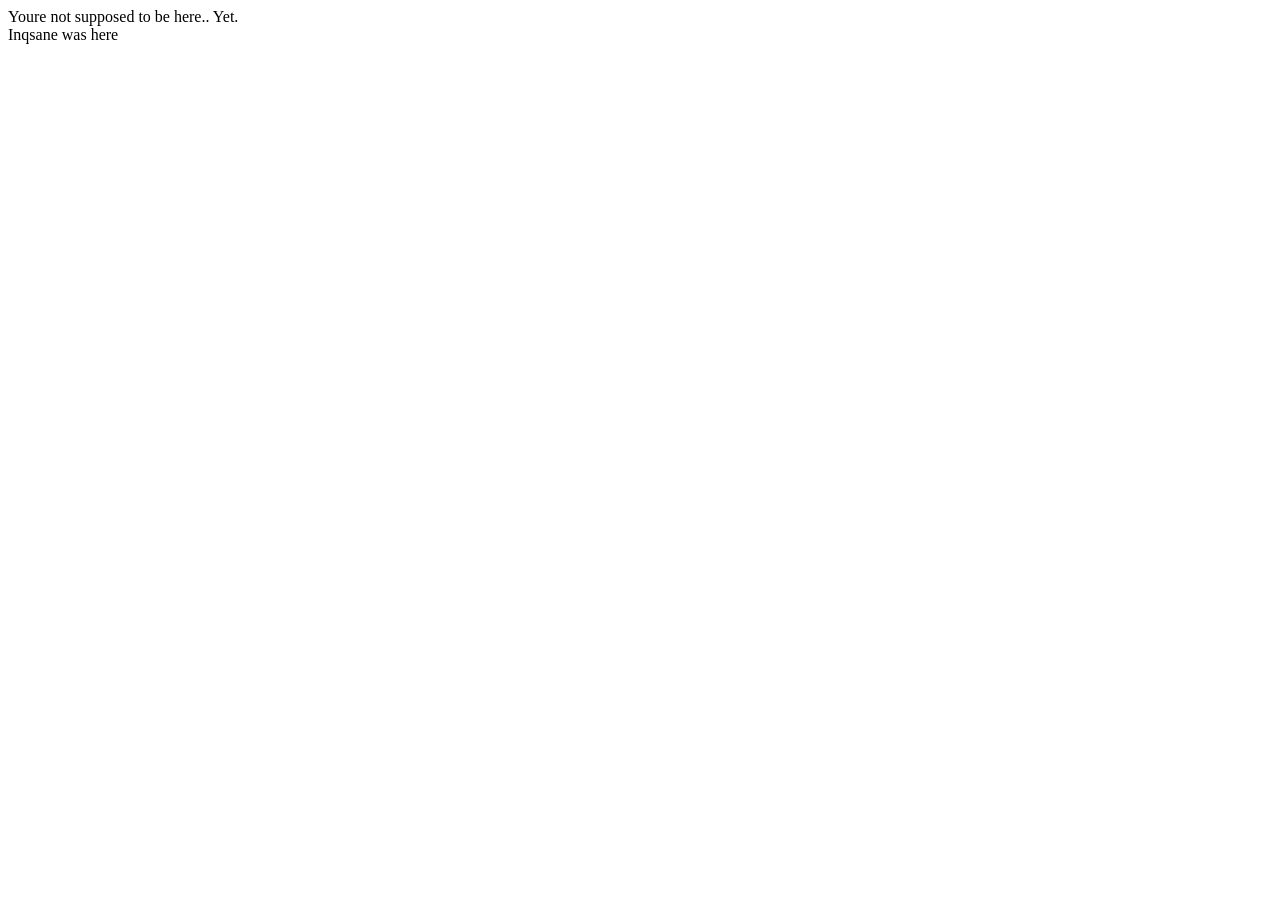
<file: index.html>
<!DOCTYPE html>
<html lang="en">
<head>
  <meta charset="UTF-8">
  <title>Youre not supposed to be here...</title>
</head>
<body>
<p1>Youre not supposed to be here.. Yet.</p1><br>
  <footer>Inqsane was here</footer>
  <video autoplay muted loop playsinline>
  <source src="https://images-ext-1.discordapp.net/external/stwTQ6eU2GbSrmanLIzA7DLiF2RIUYH5nMRwR2g93kw/https/static.klipy.com/ii/4493325008d34b7bf8cd6813cd5c1619/9f/da/xKF6XnDEJ3dgZQRNFzc3.mp4" type="video/mp4">
</video>
</body>
</html>
</file>
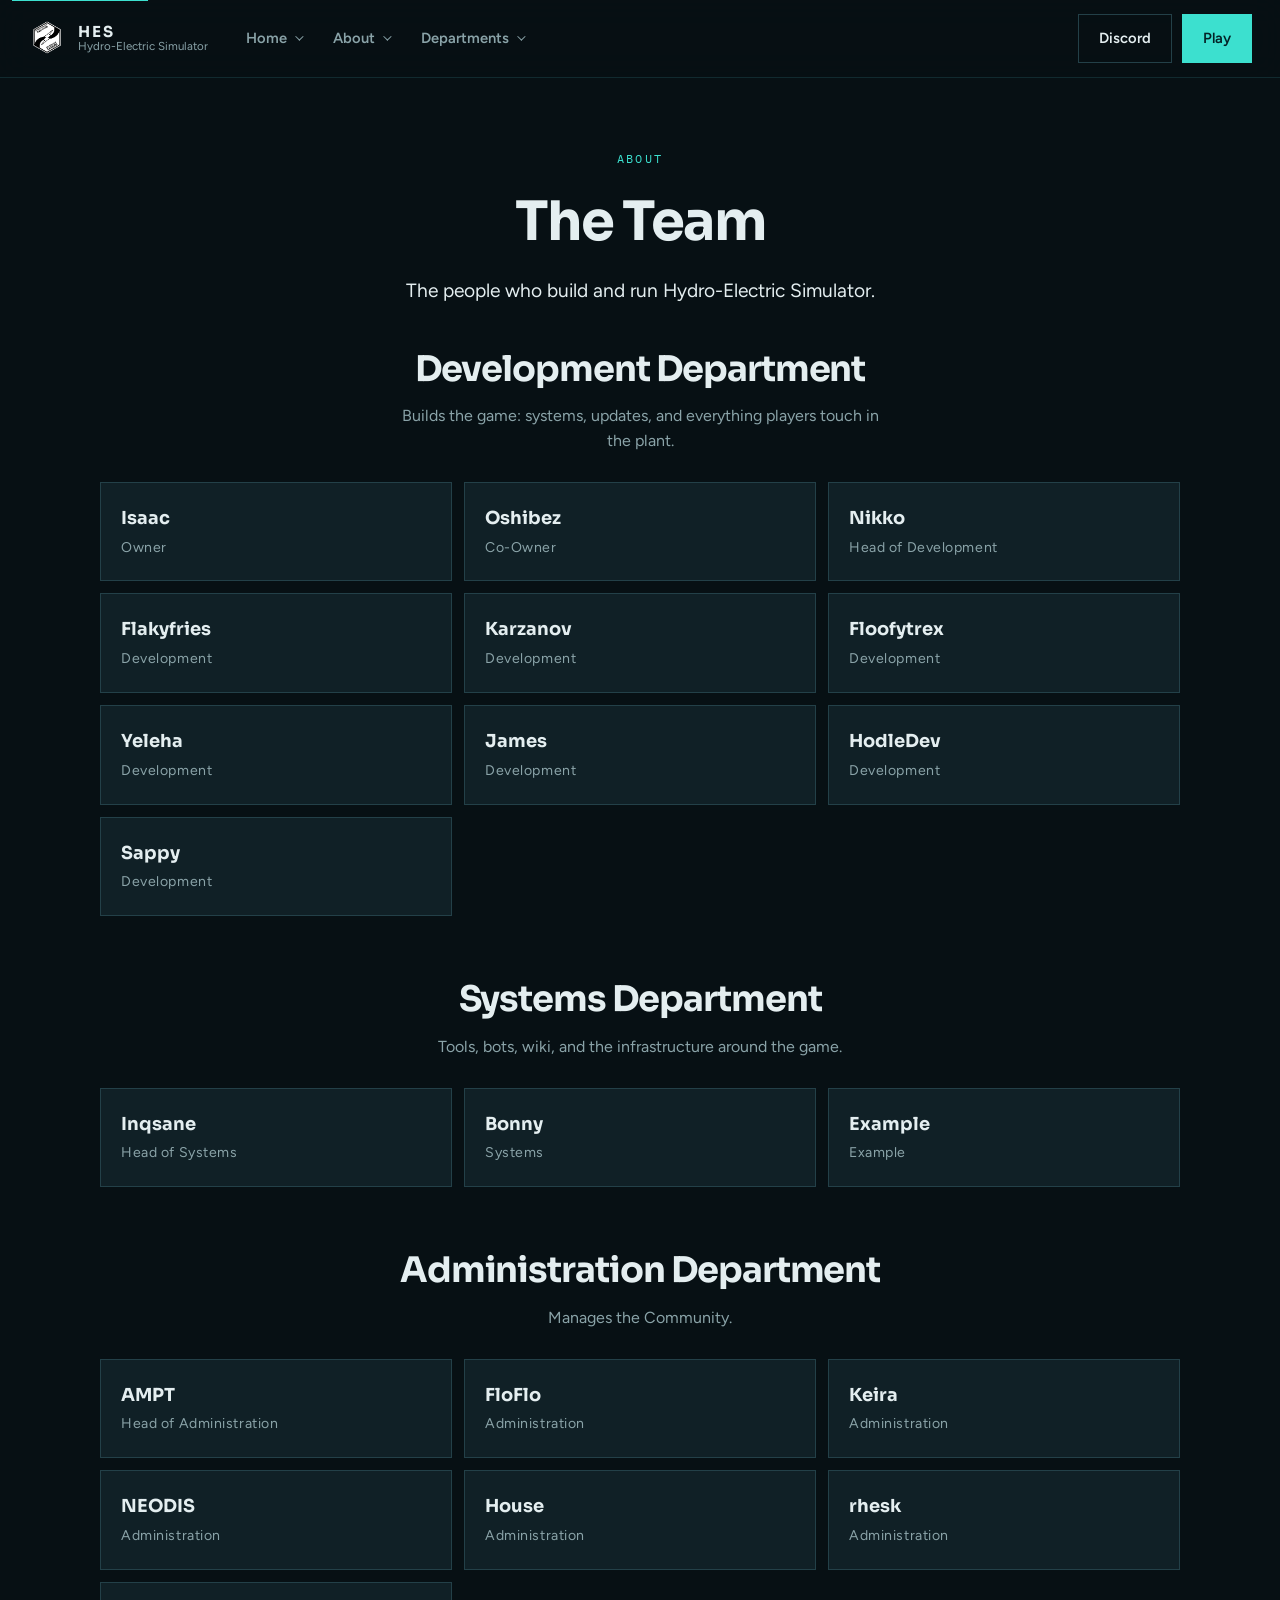
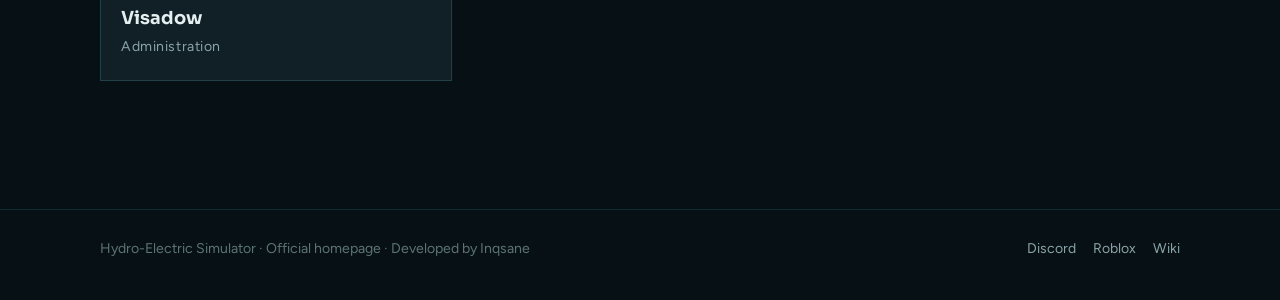
<file: about/team.html>
<!DOCTYPE html>
<html lang="en">
<head>
  <meta charset="UTF-8">
  <meta name="viewport" content="width=device-width, initial-scale=1.0">
  <title>The Team · Hydro-Electric Simulator</title>
  <link rel="icon" href="../favicon.svg" type="image/svg+xml">
  <meta name="description" content="The staff behind Hydro-Electric Simulator.">
  <link rel="preconnect" href="https://fonts.googleapis.com">
  <link rel="preconnect" href="https://fonts.gstatic.com" crossorigin>
  <link href="https://fonts.googleapis.com/css2?family=Figtree:wght@400;500;600;700&family=IBM+Plex+Mono:wght@400;500&family=Sora:wght@600;700&display=swap" rel="stylesheet">
  <link rel="stylesheet" href="../css/styles.css">
</head>
<body>
  <a class="skip" href="#main">Skip to content</a>

  <header class="site-header">
    <a class="brand" href="../index.html">
      <span class="brand-mark">
        <img src="../image.png" alt="HES">
      </span>
      <span class="brand-copy">
        <strong>HES</strong>
        <span>Hydro-Electric Simulator</span>
      </span>
    </a>

    <button class="nav-toggle" type="button" aria-expanded="false" aria-controls="site-nav" aria-label="Open menu">
      <span></span>
    </button>

    <div class="nav-wrap" id="site-nav">
      <nav class="primary-nav" aria-label="Primary">
        <div class="dropdown">
          <button class="dropdown-btn" type="button" aria-expanded="false" aria-haspopup="true">Home</button>
          <div class="dropdown-menu">
            <a href="../home/news.html">News</a>
            <a href="../home/updates.html">Updates</a>
            <a href="../home/media.html">Media</a>
          </div>
        </div>

        <div class="dropdown">
          <button class="dropdown-btn" type="button" aria-expanded="false" aria-haspopup="true">About</button>
          <div class="dropdown-menu">
            <a href="../about/the-game.html">The game</a>
            <a href="../about/team.html">The team</a>
            <a href="../about/community.html">Community</a>
          </div>
        </div>

        <div class="dropdown">
          <button class="dropdown-btn" type="button" aria-expanded="false" aria-haspopup="true">Departments</button>
          <div class="dropdown-menu">
            <a href="../departments/development.html">Development Department</a>
            <a href="../departments/administration.html">Administration Department</a>
            <a href="../departments/community-relations.html">Community Relations</a>
            <a href="../departments/systems.html">Systems Department</a>
            <a href="../departments/testing.html">Testing Department</a>
            <a href="../departments/instruction.html">Instruction Department</a>
            <a href="../departments/contributors.html">Contributors</a>
          </div>
        </div>
      </nav>

      <div class="header-actions">
        <a class="btn btn-ghost" href="https://discord.gg/nUVyCrZCnU" target="_blank" rel="noopener">Discord</a>
        <a class="btn btn-solid" href="https://www.roblox.com/games/18319297875/Hydro-electric-Simulator" target="_blank" rel="noopener">Play</a>
      </div>
    </div>
  </header>

  <main id="main">
    <section class="page-hero">
      <p class="page-kicker">About</p>
      <h1>The Team</h1>
      <p class="hero-sub">The people who build and run Hydro-Electric Simulator.</p>
    </section>

    <section>
      <div class="wrap">
        <div class="team-dept">
          <div class="section-head">
            <h2>Development Department</h2>
            <p>Builds the game: systems, updates, and everything players touch in the plant.</p>
          </div>
          <div class="team-grid">
            <article class="person">
              <h3>Isaac</h3>
              <p>Owner</p>
            </article>
            <article class="person">
              <h3>Oshibez</h3>
              <p>Co-Owner</p>
            </article>
            <article class="person">
              <h3>Nikko</h3>
              <p>Head of Development</p>
            </article>
            <article class="person">
              <h3>Flakyfries</h3>
              <p>Development</p>
            </article>
            <article class="person">
              <h3>Karzanov</h3>
              <p>Development</p>
            </article>
            <article class="person">
              <h3>Floofytrex</h3>
              <p>Development</p>
            </article>
            <article class="person">
              <h3>Yeleha</h3>
              <p>Development</p>
            </article>
            <article class="person">
              <h3>James</h3>
              <p>Development</p>
            </article>
            <article class="person">
              <h3>HodleDev</h3>
              <p>Development</p>
            </article>
            <article class="person">
              <h3>Sappy</h3>
              <p>Development</p>
            </article>
          </div>
        </div>

        <div class="team-dept">
          <div class="section-head">
            <h2>Systems Department</h2>
            <p>Tools, bots, wiki, and the infrastructure around the game.</p>
          </div>
          <div class="team-grid">
            <article class="person">
              <h3>Inqsane</h3>
              <p>Head of Systems</p>
            </article>
            <article class="person">
              <h3>Bonny</h3>
              <p>Systems</p>
            </article>
            <article class="person">
              <h3>Example</h3>
              <p>Example</p>
            </article>
          </div>
        </div>

        <div class="team-dept">
          <div class="section-head">
            <h2>Administration Department</h2>
            <p>Manages the Community.</p>
          </div>
          <div class="team-grid">
            <article class="person">
              <h3>AMPT</h3>
              <p>Head of Administration</p>
            </article>
            <article class="person">
              <h3>FloFlo</h3>
              <p>Administration</p>
            </article>
            <article class="person">
              <h3>Keira</h3>
              <p>Administration</p>
            </article>
            </article>
            <article class="person">
              <h3>NEODIS</h3>
              <p>Administration</p>
            </article>
            </article>
            <article class="person">
              <h3>House</h3>
              <p>Administration</p>
            </article>
            <article class="person">
              <h3>rhesk</h3>
              <p>Administration</p>
            </article>
            <article class="person">
              <h3>Visadow</h3>
              <p>Administration</p>
            </article>
          </div>
        </div>

      </div>
    </section>
  </main>

  <footer class="footer">
    <div class="wrap footer-grid">
      <p>Hydro-Electric Simulator · Official homepage · Developed by Inqsane</p>
      <p>
        <a href="https://discord.gg/nUVyCrZCnU" target="_blank" rel="noopener">Discord</a>
        <a href="https://www.roblox.com/games/18319297875/Hydro-electric-Simulator" target="_blank" rel="noopener">Roblox</a>
        <a href="https://rhes-staff.github.io/RHESWiki/" target="_blank" rel="noopener">Wiki</a>
      </p>
    </div>
  </footer>

  <script src="../js/nav.js"></script>
</body>
</html>
</file>
<file: css/styles.css>
:root {
  --bg: #071014;
  --bg-raise: #0b171c;
  --panel: #102026;
  --line: #234048;
  --line-soft: rgba(58, 140, 148, 0.22);
  --text: #e4eef0;
  --muted: #8aa3a8;
  --faint: #5c7378;
  --water: #3ce0cf;
  --water-dim: #1a9e94;
  --foam: #d8fff8;
  --shadow: 0 24px 60px rgba(0, 0, 0, 0.35);
  --font: "Figtree", "Segoe UI", sans-serif;
  --display: "Sora", "Segoe UI", sans-serif;
  --mono: "IBM Plex Mono", ui-monospace, monospace;
  --hero-image: url("../hero.png");
}

*,
*::before,
*::after {
  box-sizing: border-box;
  margin: 0;
  padding: 0;
}

html {
  scroll-behavior: smooth;
}

body {
  min-height: 100vh;
  font-family: var(--font);
  background: var(--bg);
  color: var(--text);
  line-height: 1.55;
}

.hero-scene {
  position: fixed;
  inset: 0;
  z-index: 0;
  overflow: hidden;
  pointer-events: none;
  background: var(--hero-image) center / cover no-repeat;
}

.hero-scene::before {
  content: "";
  position: absolute;
  inset: 0;
  background: linear-gradient(
    180deg,
    rgba(7, 16, 20, 0.28),
    rgba(7, 16, 20, 0.18) 45%,
    rgba(7, 16, 20, 0.5)
  );
}

.hero-scene-fade {
  position: absolute;
  inset: 0;
  background: var(--bg);
  opacity: 0;
}

.hero-scene.is-done {
  visibility: hidden;
}

main,
.footer {
  position: relative;
  z-index: 1;
}

a {
  color: var(--water);
}

.skip {
  position: absolute;
  left: 12px;
  top: -40px;
  background: var(--water);
  color: #052226;
  padding: 8px 12px;
  z-index: 100;
  font-weight: 600;
}

.skip:focus {
  top: 12px;
}

/* ---- header ---- */

.site-header {
  position: sticky;
  top: 0;
  z-index: 40;
  display: flex;
  align-items: center;
  justify-content: space-between;
  gap: 24px;
  padding: 14px 28px;
  background: rgba(7, 16, 20, 0.86);
  border-bottom: 1px solid var(--line-soft);
  backdrop-filter: blur(16px);
}

.brand {
  display: flex;
  align-items: center;
  gap: 12px;
  text-decoration: none;
  color: var(--text);
  flex-shrink: 0;
}

.brand-mark {
  width: 38px;
  height: 38px;
  display: grid;
  place-items: center;
  border: none;
  background: none;
  color: var(--water);
  font-family: var(--display);
  font-weight: 700;
  font-size: 0.72rem;
  letter-spacing: 0.08em;
}

.brand-mark img {
  width: 38px;
  height: 38px;
  object-fit: contain;
}

.brand-copy {
  display: flex;
  flex-direction: column;
  line-height: 1.1;
}

.brand-copy strong {
  font-family: var(--display);
  font-size: 0.95rem;
  letter-spacing: 0.12em;
}

.brand-copy span {
  color: var(--muted);
  font-size: 0.72rem;
}

.nav-toggle {
  display: none;
  width: 42px;
  height: 42px;
  border: 1px solid var(--line);
  background: var(--panel);
  color: var(--text);
  cursor: pointer;
}

.nav-toggle span,
.nav-toggle span::before,
.nav-toggle span::after {
  display: block;
  width: 18px;
  height: 2px;
  background: currentColor;
  margin: 0 auto;
  position: relative;
}

.nav-toggle span::before,
.nav-toggle span::after {
  content: "";
  position: absolute;
  left: 0;
}

.nav-toggle span::before {
  top: -6px;
}

.nav-toggle span::after {
  top: 6px;
}

.nav-wrap {
  display: flex;
  align-items: center;
  gap: 28px;
  flex: 1;
  justify-content: space-between;
}

.primary-nav {
  display: flex;
  align-items: stretch;
  gap: 4px;
}

.dropdown {
  position: relative;
}

.dropdown-btn {
  appearance: none;
  border: 0;
  background: transparent;
  color: var(--muted);
  font: 600 0.92rem/1 var(--font);
  padding: 10px 14px;
  cursor: pointer;
  display: inline-flex;
  align-items: center;
  gap: 8px;
}

.dropdown-btn::after {
  content: "";
  width: 6px;
  height: 6px;
  border-right: 1.5px solid currentColor;
  border-bottom: 1.5px solid currentColor;
  transform: rotate(45deg) translateY(-2px);
}

.dropdown:hover .dropdown-btn,
.dropdown.is-open .dropdown-btn,
.dropdown-btn:focus-visible {
  color: var(--text);
}

.dropdown-menu {
  position: absolute;
  top: calc(100% + 8px);
  left: 0;
  min-width: 240px;
  padding: 8px;
  background: var(--panel);
  border: 1px solid var(--line);
  box-shadow: var(--shadow);
  display: none;
  z-index: 30;
}

.dropdown:hover .dropdown-menu,
.dropdown:focus-within .dropdown-menu,
.dropdown.is-open .dropdown-menu {
  display: grid;
}

.dropdown-menu a {
  color: var(--text);
  text-decoration: none;
  padding: 10px 12px;
  font-size: 0.9rem;
}

.dropdown-menu a:hover,
.dropdown-menu a:focus-visible {
  background: rgba(60, 224, 207, 0.08);
  color: var(--foam);
}

.header-actions {
  display: flex;
  gap: 10px;
}

.btn {
  display: inline-flex;
  align-items: center;
  justify-content: center;
  text-decoration: none;
  border: 1px solid transparent;
  padding: 12px 20px;
  font-weight: 600;
  font-size: 0.92rem;
  cursor: pointer;
  transition: 0.15s ease;
}

.btn-solid {
  background: var(--water);
  color: #042226;
}

.btn-solid:hover {
  background: var(--foam);
  color: #042226;
}

.btn-ghost {
  background: transparent;
  color: var(--text);
  border-color: var(--line);
}

.btn-ghost:hover {
  border-color: var(--water-dim);
  color: var(--water);
}

.btn-lg {
  padding: 14px 26px;
  font-size: 1rem;
}

/* ---- layout ---- */

.wrap {
  width: min(1080px, calc(100% - 40px));
  margin: 0 auto;
}

.hero {
  min-height: calc(100vh - 70px);
  display: flex;
  flex-direction: column;
  align-items: center;
  justify-content: center;
  text-align: center;
  padding: 40px 24px 80px;
}

.hero h1 {
  font-family: var(--display);
  font-size: clamp(2.6rem, 6.5vw, 4.6rem);
  line-height: 1.05;
  letter-spacing: -0.03em;
  margin-bottom: 14px;
  text-shadow: 0 0 42px rgba(60, 224, 207, 0.35);
}

.hero-sub {
  color: var(--text);
  font-size: clamp(1rem, 2vw, 1.2rem);
  margin-bottom: 48px;
}

.hero-stats {
  display: flex;
  flex-wrap: wrap;
  justify-content: center;
  gap: 28px 72px;
}

.hero-stats strong {
  display: block;
  font-family: var(--display);
  font-size: 1.55rem;
  color: var(--water);
  font-weight: 700;
}

.hero-stats span {
  display: block;
  margin-top: 6px;
  font-size: 0.72rem;
  letter-spacing: 0.16em;
  text-transform: uppercase;
  color: var(--muted);
}

.hero-ctas {
  display: flex;
  flex-wrap: wrap;
  justify-content: center;
  gap: 12px;
}

.cover {
  position: relative;
  width: min(1080px, calc(100% - 40px));
  margin: 0 auto 72px;
  min-height: 320px;
  border: 1px solid var(--line);
  overflow: hidden;
  display: grid;
  place-items: end start;
  padding: 28px;
  background: var(--bg-raise);
}

.cover img {
  position: absolute;
  inset: 0;
  width: 100%;
  height: 100%;
  object-fit: cover;
  z-index: 0;
}

.cover::after {
  content: "";
  position: absolute;
  inset: 0;
  z-index: 1;
  background: linear-gradient(180deg, rgba(7, 16, 20, 0.1), rgba(7, 16, 20, 0.82));
}

.cover p {
  position: relative;
  z-index: 2;
  font-family: var(--display);
  font-size: 1.15rem;
  color: var(--foam);
}

section {
  padding: 0 0 72px;
}

.section-head {
  text-align: center;
  margin-bottom: 28px;
}

.section-head h2 {
  font-family: var(--display);
  font-size: clamp(1.6rem, 3vw, 2.2rem);
  letter-spacing: -0.03em;
  margin-bottom: 8px;
}

.section-head p {
  color: var(--muted);
  max-width: 48ch;
  margin: 0 auto;
}

.features {
  display: grid;
  grid-template-columns: 1fr;
  gap: 20px;
}

.feature {
  background: var(--panel);
  border: 1px solid var(--line);
  overflow: hidden;
}

.feature-media {
  aspect-ratio: 16 / 8;
  background: var(--bg-raise);
  overflow: hidden;
}

.feature-media img {
  width: 100%;
  height: 100%;
  object-fit: cover;
  display: block;
}

.feature-body {
  padding: 24px 22px;
}

.feature h3 {
  font-family: var(--display);
  font-size: 1.08rem;
  margin-bottom: 8px;
}

.feature p {
  color: var(--muted);
}

.about {
  display: grid;
  grid-template-columns: 1fr;
  gap: 36px;
  align-items: start;
  max-width: 62ch;
}

.about h2 {
  font-family: var(--display);
  font-size: clamp(1.6rem, 3vw, 2.2rem);
  letter-spacing: -0.03em;
  margin-bottom: 12px;
}

.about p {
  color: var(--muted);
  margin-bottom: 12px;
}

.community {
  text-align: center;
  background: var(--panel);
  border: 1px solid var(--line);
  padding: 40px 24px;
}

.community h2 {
  font-family: var(--display);
  font-size: 1.8rem;
  margin-bottom: 10px;
}

.community p {
  color: var(--muted);
  margin-bottom: 22px;
}

.community .hero-ctas {
  margin-top: 0;
}

.page-hero {
  text-align: center;
  padding: 72px 24px 36px;
}

.page-kicker {
  font-family: var(--mono);
  font-size: 0.72rem;
  letter-spacing: 0.18em;
  text-transform: uppercase;
  color: var(--water);
  margin-bottom: 12px;
}

.page-hero h1 {
  font-family: var(--display);
  font-size: clamp(2.2rem, 5vw, 3.4rem);
  letter-spacing: -0.03em;
  margin-bottom: 12px;
}

.page-hero .hero-sub {
  margin-bottom: 0;
}

.team-dept {
  margin-bottom: 56px;
}

.team-grid {
  display: grid;
  grid-template-columns: repeat(3, 1fr);
  gap: 12px;
}

.person {
  background: var(--panel);
  border: 1px solid var(--line);
  padding: 22px 20px;
}

.person h3 {
  font-family: var(--display);
  font-size: 1.12rem;
  margin-bottom: 4px;
}

.person p {
  color: var(--muted);
  font-size: 0.88rem;
  letter-spacing: 0.04em;
}

.footer {
  border-top: 1px solid var(--line-soft);
  padding: 28px 0 40px;
  color: var(--faint);
  font-size: 0.88rem;
}

.footer-grid {
  display: flex;
  justify-content: space-between;
  gap: 18px;
  flex-wrap: wrap;
}

.footer a {
  color: var(--muted);
  text-decoration: none;
  margin-left: 14px;
}

.footer a:hover {
  color: var(--water);
}

@media (max-width: 900px) {
  .nav-toggle {
    display: grid;
    place-items: center;
  }

  .nav-wrap {
    display: none;
    position: absolute;
    top: 100%;
    left: 0;
    right: 0;
    background: var(--bg-raise);
    border-bottom: 1px solid var(--line);
    padding: 12px 16px 18px;
    flex-direction: column;
    align-items: stretch;
  }

  .site-header.is-open .nav-wrap {
    display: flex;
  }

  .primary-nav {
    flex-direction: column;
  }

  .dropdown-menu {
    position: static;
    display: none;
    min-width: 0;
    box-shadow: none;
    border: 0;
    background: transparent;
    padding: 0 0 8px 12px;
  }

  .dropdown.is-open .dropdown-menu {
    display: grid;
  }

  .dropdown:hover .dropdown-menu {
    display: none;
  }

  .dropdown.is-open:hover .dropdown-menu {
    display: grid;
  }

  .about {
    grid-template-columns: 1fr;
  }

  .team-grid {
    grid-template-columns: 1fr;
  }

  .hero {
    min-height: calc(100vh - 70px);
    padding: 48px 20px 64px;
  }

  .hero-stats {
    gap: 28px 40px;
  }

  .header-actions {
    width: 100%;
  }

  .header-actions .btn {
    flex: 1;
  }
}

@media (prefers-reduced-motion: reduce) {
  .hero-scene-fade {
    opacity: 1;
  }

  .hero-scene {
    visibility: hidden;
  }
}
</file>
